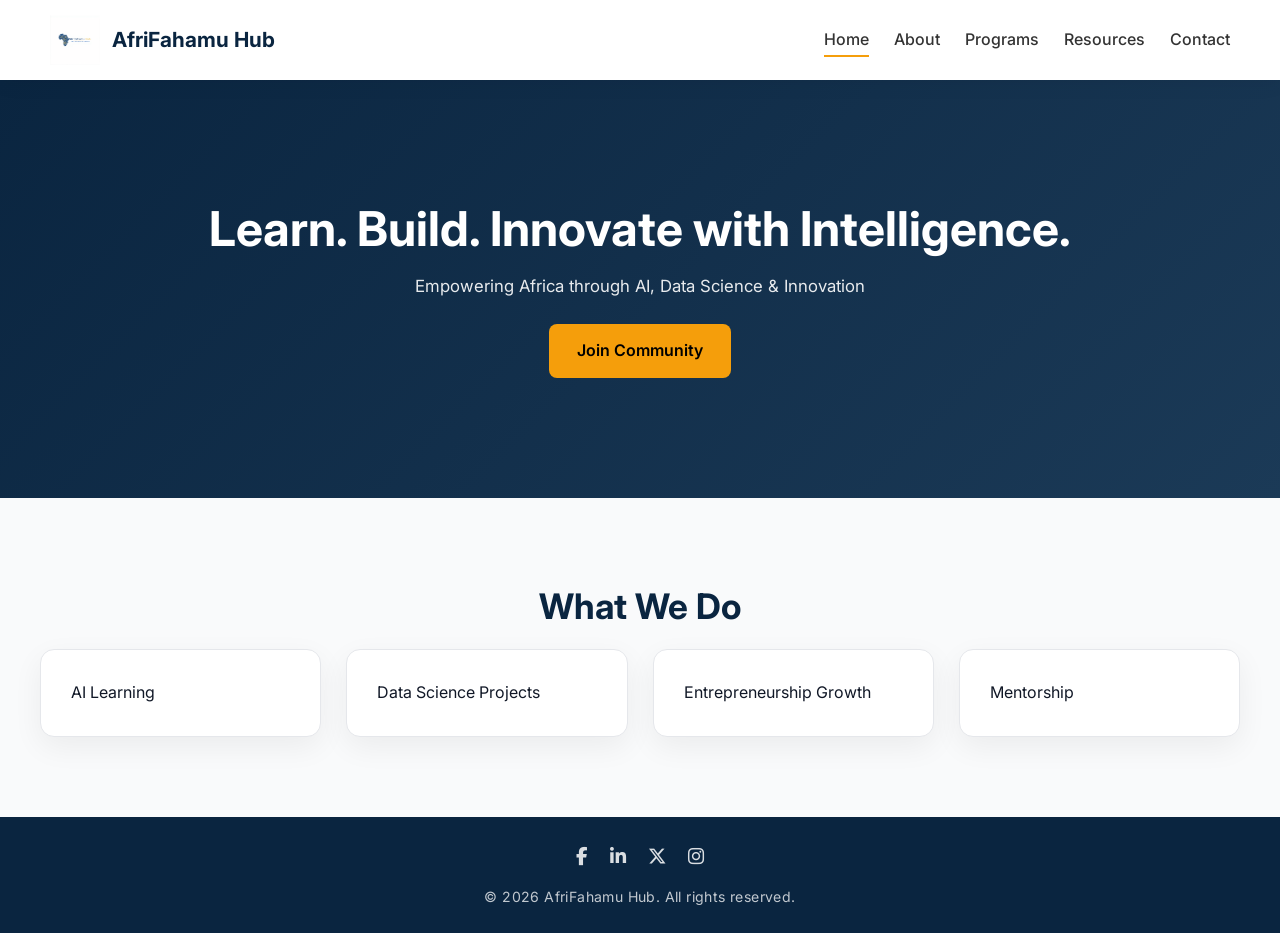
<file: index.html>
<!DOCTYPE html>
<html lang="en">

<head>

  <meta charset="UTF-8">

  <meta name="viewport" content="width=device-width, initial-scale=1.0">

  <!-- Google verification (UNCHANGED) -->
  <meta name="google-site-verification"
    content="Vrmu0Llktc1T7EuFxAecMk5jcWcKW_DTcfGR8MzGrlw" />

  <!-- PRIMARY SEO ONLY -->
  <title>AfriFahamu Hub | AI, Data Science & Innovation in Africa</title>

  <meta name="description"
    content="AfriFahamu Hub is an African platform for AI, Data Science, Technology, Innovation, and digital learning. Learn, build, and innovate with intelligence." />

  <meta name="robots" content="index, follow">

  <link rel="canonical" href="https://afrifahamuhub.vercel.app/">

  <!-- OPEN GRAPH -->
  <meta property="og:title" content="AfriFahamu Hub">
  <meta property="og:description"
    content="AI, Data Science & Innovation learning platform in Africa.">
  <meta property="og:url" content="https://afrifahamuhub.vercel.app/">
  <meta property="og:type" content="website">
  <meta property="og:image" content="https://afrifahamuhub.vercel.app/logo.png">

  <!-- TWITTER -->
  <meta name="twitter:card" content="summary_large_image">
  <meta name="twitter:title" content="AfriFahamu Hub">
  <meta name="twitter:description"
    content="AI, Data Science & Innovation learning platform in Africa.">
  <meta name="twitter:image" content="https://afrifahamuhub.vercel.app/logo.png">

  <!-- STRUCTURED DATA (SEO ONLY) -->
  <script type="application/ld+json">
  {
    "@context": "https://schema.org",
    "@type": "Organization",
    "name": "AfriFahamu Hub",
    "url": "https://afrifahamuhub.vercel.app",
    "logo": "https://afrifahamuhub.vercel.app/logo.png",
    "sameAs": [
      "https://www.facebook.com/people/AfriFahamu-Hub/61589146266876/",
      "https://www.linkedin.com/company/kinash-techologies",
      "https://x.com/afrifahamuhub",
      "https://www.instagram.com/afrifahamuhub",
      "https://whatsapp.com/channel/0029Vb7YSqr0bIdfAIWmAK01"
    ]
  }
  </script>

  <!-- ORIGINAL STYLE FILES (DO NOT TOUCH - preserves fonts) -->
  <link rel="stylesheet" href="styles.css">

  <!-- GOOGLE FONTS (UNCHANGED) -->
  <link href="https://fonts.googleapis.com/css2?family=Inter:wght@300;500;700&display=swap" rel="stylesheet">

  <!-- ICONS (UNCHANGED) -->
  <link rel="stylesheet"
    href="https://cdnjs.cloudflare.com/ajax/libs/font-awesome/6.5.0/css/all.min.css">

</head>

<body>

<!-- NAVIGATION (UNCHANGED = preserves font size & layout) -->
<nav aria-label="Main navigation">

  <div class="nav-left">
    <img src="logo.png" class="logo-img" alt="AfriFahamu Hub Logo">
    <span class="logo-text">AfriFahamu Hub</span>
  </div>

  <div class="menu-toggle" onclick="toggleMenu()">☰</div>

  <div class="nav-links" id="navLinks">
    <a href="index.html" class="active">Home</a>
    <a href="about.html">About</a>
    <a href="programs.html">Programs</a>
    <a href="resources.html">Resources</a>
    <a href="contact.html">Contact</a>
  </div>

</nav>

<!-- HERO (UNCHANGED - preserves font sizes exactly) -->
<section class="hero">

  <h1>Learn. Build. Innovate with Intelligence.</h1>

  <p>Empowering Africa through AI, Data Science & Innovation</p>

  <a class="btn" href="contact.html">Join Community</a>

</section>

<!-- WHAT WE DO (UNCHANGED) -->
<section class="section">

  <h2>What We Do</h2>

  <div class="cards">

    <div class="card">AI Learning</div>
    <div class="card">Data Science Projects</div>
    <div class="card">Entrepreneurship Growth</div>
    <div class="card">Mentorship</div>

  </div>

</section>

<!-- FOOTER (UNCHANGED) -->
<footer>

  <div class="footer-socials">

    <a href="https://www.facebook.com/people/AfriFahamu-Hub/61589146266876/"
      target="_blank" rel="noopener noreferrer">
      <i class="fab fa-facebook-f"></i>
    </a>

    <a href="https://www.linkedin.com/company/kinash-techologies"
      target="_blank" rel="noopener noreferrer">
      <i class="fab fa-linkedin-in"></i>
    </a>

    <a href="https://x.com/afrifahamuhub"
      target="_blank" rel="noopener noreferrer">
      <i class="fa-brands fa-x-twitter"></i>
    </a>

    <a href="https://www.instagram.com/afrifahamuhub"
      target="_blank" rel="noopener noreferrer">
      <i class="fab fa-instagram"></i>
    </a>

  </div>

  <p class="copyright">
    © 2026 AfriFahamu Hub. All rights reserved.
  </p>

</footer>

<!-- SCRIPT (UNCHANGED) -->
<script src="script.js"></script>

</body>
</html>
</file>
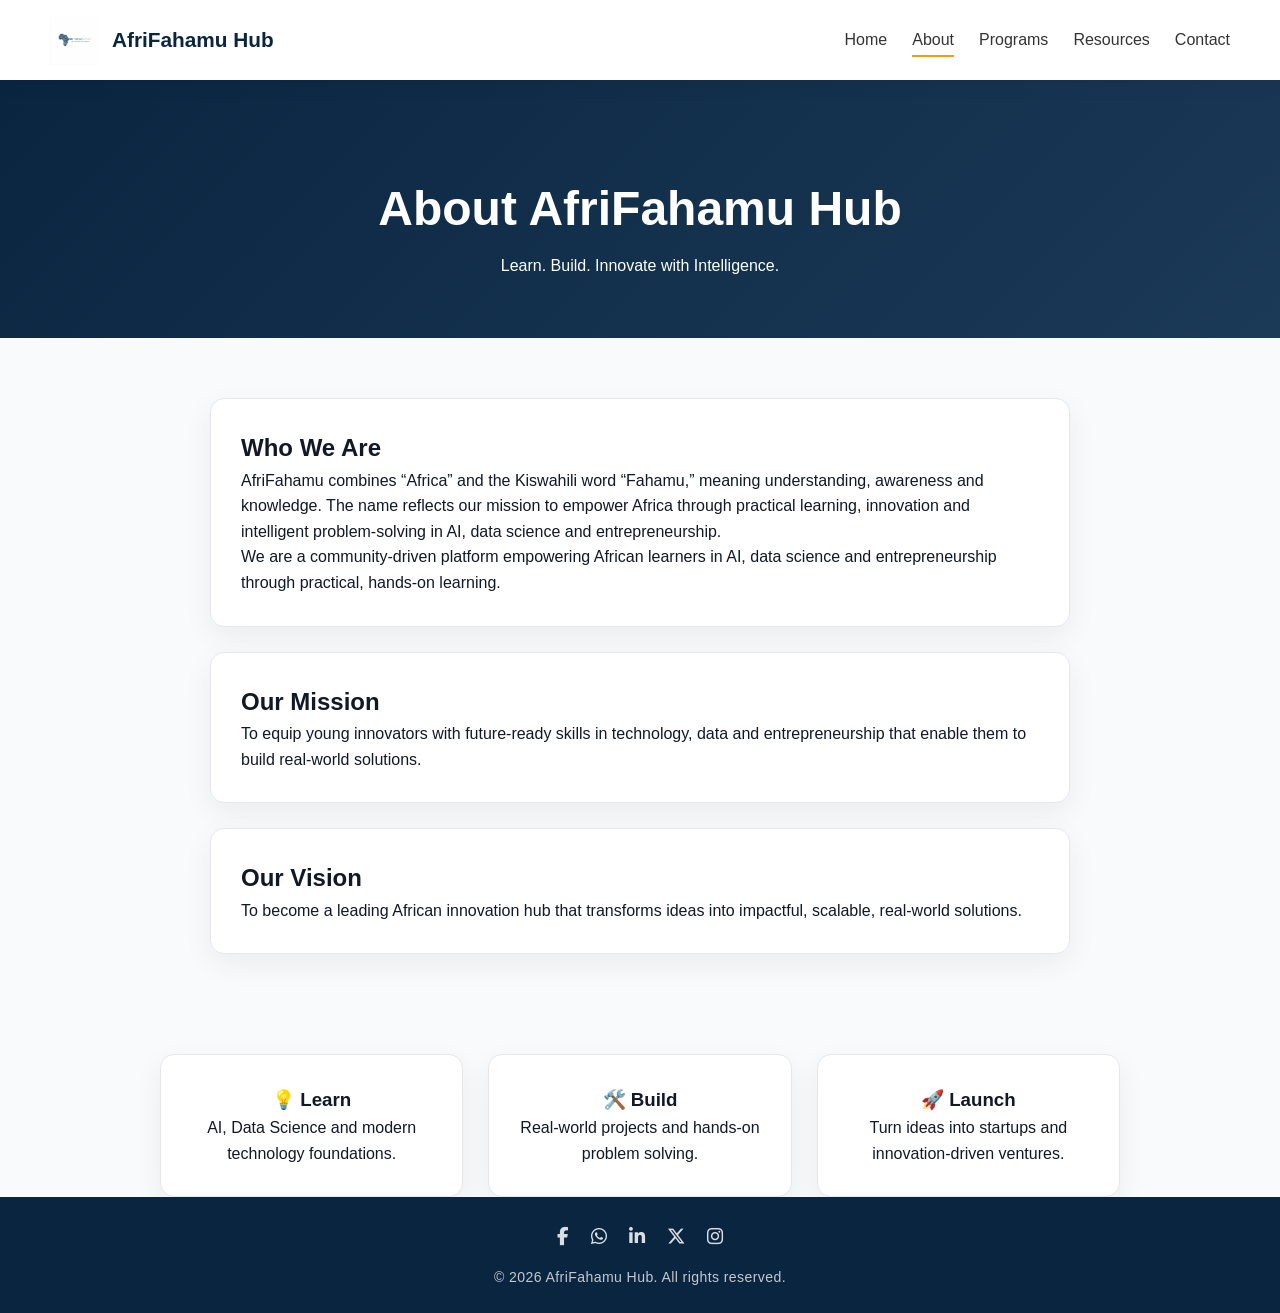
<file: about.html>
<!DOCTYPE html>
<html lang="en">
<head>
  <meta charset="UTF-8">
  <meta name="viewport" content="width=device-width, initial-scale=1.0">

  <title>About | AfriFahamu Hub</title>

  <link rel="stylesheet" href="styles.css">

  <!-- Font Awesome Icons -->
  <link rel="stylesheet" href="https://cdnjs.cloudflare.com/ajax/libs/font-awesome/6.5.0/css/all.min.css">
</head>

<body>

<!-- NAVIGATION -->
<nav aria-label="Main navigation">

  <div class="nav-left">
    <img src="logo.png" class="logo-img" alt="AfriFahamu Hub Logo">
    <span class="logo-text">AfriFahamu Hub</span>
  </div>

  <div class="menu-toggle" onclick="toggleMenu()">☰</div>

  <div class="nav-links" id="navLinks">
    <a href="index.html">Home</a>
    <a href="about.html" class="active">About</a>
    <a href="programs.html">Programs</a>
    <a href="resources.html">Resources</a>
    <a href="contact.html">Contact</a>
  </div>

</nav>

<!-- HERO SECTION -->
<section class="aboutHeroX">

  <h1>About AfriFahamu Hub</h1>

  <p>Learn. Build. Innovate with Intelligence.</p>

</section>

<!-- MAIN ABOUT CONTENT -->
<section class="aboutWrapperX">

  <div class="aboutCardX">
    <h2>Who We Are</h2>
    <p>
      AfriFahamu combines “Africa” and the Kiswahili word “Fahamu,” meaning understanding, awareness and knowledge. 
      The name reflects our mission to empower Africa through practical learning, innovation and intelligent problem-solving in AI, data science and entrepreneurship.
    </p>

    <p>
      We are a community-driven platform empowering African learners in AI, data science and entrepreneurship through practical, hands-on learning.
    </p>
  </div>

  <div class="aboutCardX">
    <h2>Our Mission</h2>
    <p>
      To equip young innovators with future-ready skills in technology, data and entrepreneurship that enable them to build real-world solutions.
    </p>
  </div>

  <div class="aboutCardX">
    <h2>Our Vision</h2>
    <p>
      To become a leading African innovation hub that transforms ideas into impactful, scalable, real-world solutions.
    </p>
  </div>

</section>

<!-- HIGHLIGHTS -->
<section class="aboutGridX">

  <div class="aboutBoxX">
    <h3>💡 Learn</h3>
    <p>AI, Data Science and modern technology foundations.</p>
  </div>

  <div class="aboutBoxX">
    <h3>🛠️ Build</h3>
    <p>Real-world projects and hands-on problem solving.</p>
  </div>

  <div class="aboutBoxX">
    <h3>🚀 Launch</h3>
    <p>Turn ideas into startups and innovation-driven ventures.</p>
  </div>

</section>

<!-- FOOTER -->
<footer>

  <div class="footer-socials">

    <a href="https://www.facebook.com/profile.php?id=61589146266876" target="_blank" rel="noopener noreferrer">
      <i class="fab fa-facebook-f"></i>
    </a>

    <a href="https://whatsapp.com/channel/0029Vb7YSqr0bIdfAIWmAK01" target="_blank" rel="noopener noreferrer">
      <i class="fab fa-whatsapp"></i>
    </a>

    <a href="https://www.linkedin.com/company/kinash-techologies" target="_blank" rel="noopener noreferrer">
      <i class="fab fa-linkedin-in"></i>
    </a>

    <a href="https://x.com/afrifahamuhub" target="_blank" rel="noopener noreferrer">
      <i class="fa-brands fa-x-twitter"></i>
    </a>

    <a href="https://instagram.com/afrifahamuhub" target="_blank" rel="noopener noreferrer">
      <i class="fab fa-instagram"></i>
    </a>

  </div>

  <p class="copyright">
    © 2026 AfriFahamu Hub. All rights reserved.
  </p>

</footer>

<!-- SCRIPT -->
<script src="script.js"></script>

</body>
</html>
</file>
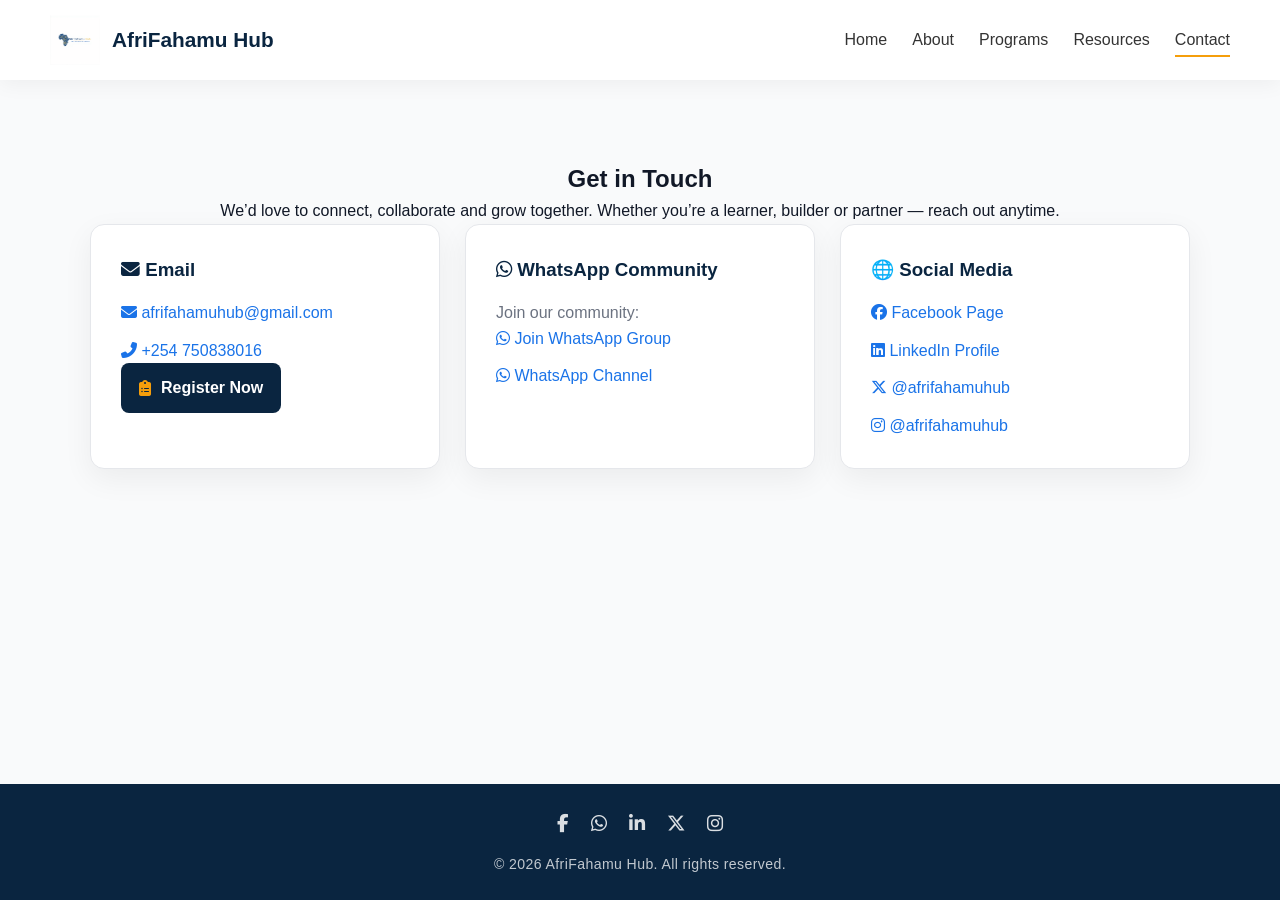
<file: contact.html>
<!DOCTYPE html>
<html>
<head>
<title>Contact</title>

<link rel="stylesheet" href="styles.css">

<!-- Font Awesome -->
<link rel="stylesheet" href="https://cdnjs.cloudflare.com/ajax/libs/font-awesome/6.5.0/css/all.min.css">

</head>
<body>

<!-- NAVBAR -->
<nav>
  <div class="nav-left">
    <img src="logo.png" class="logo-img">
    <span class="logo-text">AfriFahamu Hub</span>
  </div>

  <div class="menu-toggle" onclick="toggleMenu()">☰</div>

  <div class="nav-links" id="navLinks">
    <a href="index.html">Home</a>
    <a href="about.html">About</a>
    <a href="programs.html">Programs</a>
    <a href="resources.html">Resources</a>
    <a href="contact.html" class="active">Contact</a>
  </div>
</nav>

<!-- CONTACT SECTION -->
<section class="contact-section">

  <h2>Get in Touch</h2>

  <p class="contact-subtext">
    We’d love to connect, collaborate and grow together. Whether you’re a learner, builder or partner — reach out anytime.
  </p>

  <div class="contact-grid">

    <!-- EMAIL -->
    <div class="contact-card">
      <h3><i class="fas fa-envelope"></i> Email</h3>
      <a class="contact-link" href="mailto:afrifahamuhub@gmail.com">
          <i class="fas fa-envelope"></i> afrifahamuhub@gmail.com
      </a>
      <a class="contact-link" href="tel:+254 750838016">
    <i class="fas fa-phone-alt"></i> +254 750838016
  </a>
    
 <a href="https://forms.gle/edKABj24SGSavXyV9" target="_blank"
   style="
     display: inline-flex;
     align-items: center;
     gap: 10px;
     background: #0A2540;
     color: #ffffff;
     padding: 12px 18px;
     border-radius: 8px;
     text-decoration: none;
     font-weight: 600;
     font-family: Inter, sans-serif;
     transition: all 0.3s ease;
   "
   onmouseover="this.style.background='#123b66'; this.style.transform='translateY(-2px)';"
   onmouseout="this.style.background='#0A2540'; this.style.transform='translateY(0px)';"
>
  <i class="fas fa-clipboard-list" style="color:#F59E0B;"></i>
  Register Now
</a>
    </div>

    <!-- WHATSAPP -->
    <div class="contact-card">
      <h3><i class="fab fa-whatsapp"></i> WhatsApp Community</h3>
      <p>Join our community:</p>
      <a class="contact-link" href="https://whatsapp.com/channel/0029Vb7YSqr0bIdfAIWmAK01" 
     target="_blank">
        <i class="fab fa-whatsapp"></i> Join WhatsApp Group
      </a>
       <a class="contact-link" 
     href="https://whatsapp.com/channel/0029Vb7YSqr0bIdfAIWmAK01" 
     target="_blank">
    <i class="fab fa-whatsapp"></i> WhatsApp Channel
  </a>
  
    </div>

  <!-- SOCIALS -->
<!-- SOCIALS -->
<div class="contact-card">
  <h3>🌐 Social Media</h3>

  <a class="contact-link" 
     href="https://www.facebook.com/profile.php?id=61589146266876" 
     target="_blank">
    <i class="fab fa-facebook"></i> Facebook Page
  </a>

  <a class="contact-link" 
     href="https://www.linkedin.com/company/kinash-techologies" 
     target="_blank">
    <i class="fab fa-linkedin"></i> LinkedIn Profile
  </a>
  <a class="contact-link" href="https://x.com/afrifahamuhub" target="_blank">
  <i class="fa-brands fa-x-twitter"></i> @afrifahamuhub
</a>

<a class="contact-link" href="https://instagram.com/afrifahamuhub" target="_blank">
  <i class="fab fa-instagram"></i> @afrifahamuhub
</a>

  </div>

  </div>
</section>

<footer>

  <!-- SOCIAL ICONS -->
  <div class="footer-socials">

    <a href="https://www.facebook.com/profile.php?id=61589146266876" target="_blank">
      <i class="fab fa-facebook-f"></i>
    </a>

    <a href="https://whatsapp.com/channel/0029Vb7YSqr0bIdfAIWmAK01" target="_blank">
      <i class="fab fa-whatsapp"></i>
    </a>

    <a href="https://www.linkedin.com/company/kinash-techologies" target="_blank">
      <i class="fab fa-linkedin-in"></i>
    </a>

    <a href="https://x.com/afrifahamu" target="_blank">
      <i class="fa-brands fa-x-twitter"></i>
    </a>

    <a href="https://instagram.com/afrifahamuhub" target="_blank">
      <i class="fab fa-instagram"></i>
    </a>

  </div>

  <!-- COPYRIGHT -->
  <p class="copyright">
    © 2026 AfriFahamu Hub. All rights reserved.
  </p>

</footer>

<script src="script.js"></script>

</body>
</html>
</file>
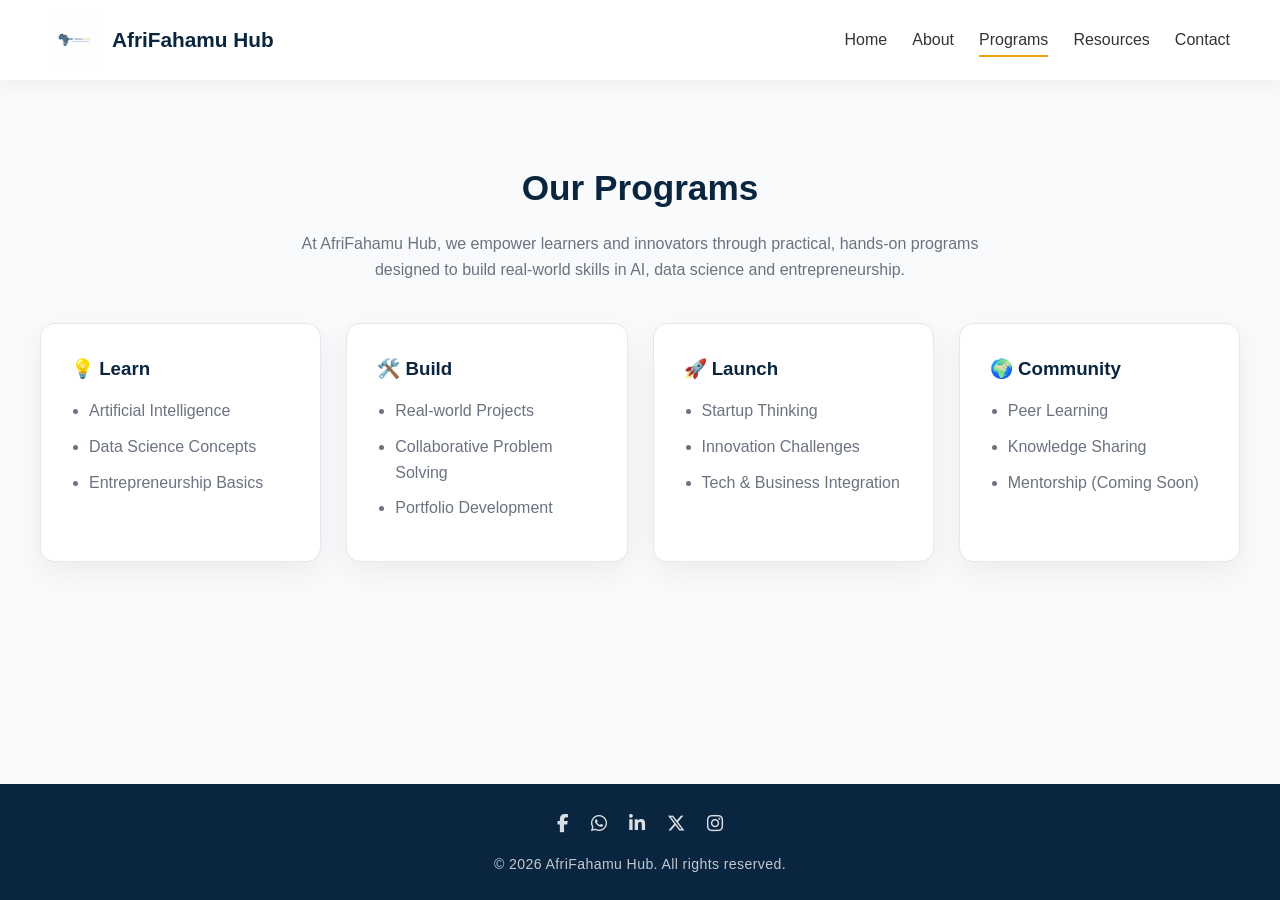
<file: programs.html>
<!DOCTYPE html>
<html lang="en">
<head>
  <meta charset="UTF-8">
  <meta name="viewport" content="width=device-width, initial-scale=1.0">

  <title>Programs | AfriFahamu Hub</title>

  <link rel="stylesheet" href="styles.css">

  <!-- Font Awesome Icons -->
  <link rel="stylesheet" href="https://cdnjs.cloudflare.com/ajax/libs/font-awesome/6.5.0/css/all.min.css">
</head>

<body>

<!-- NAVIGATION -->
<nav aria-label="Main navigation">

  <div class="nav-left">
    <img src="logo.png" class="logo-img" alt="AfriFahamu Hub Logo">
    <span class="logo-text">AfriFahamu Hub</span>
  </div>

  <div class="menu-toggle" onclick="toggleMenu()">☰</div>

  <div class="nav-links" id="navLinks">
    <a href="index.html">Home</a>
    <a href="about.html">About</a>
    <a href="programs.html" class="active">Programs</a>
    <a href="resources.html">Resources</a>
    <a href="contact.html">Contact</a>
  </div>

</nav>

<!-- MAIN SECTION -->
<section class="section">

  <h2>Our Programs</h2>

  <p class="section-subtext">
    At AfriFahamu Hub, we empower learners and innovators through practical, hands-on programs designed to build real-world skills in AI, data science and entrepreneurship.
  </p>

  <div class="cards">

    <!-- LEARN -->
    <div class="card">
      <h3>💡 Learn</h3>
      <ul>
        <li>Artificial Intelligence</li>
        <li>Data Science Concepts</li>
        <li>Entrepreneurship Basics</li>
      </ul>
    </div>

    <!-- BUILD -->
    <div class="card">
      <h3>🛠️ Build</h3>
      <ul>
        <li>Real-world Projects</li>
        <li>Collaborative Problem Solving</li>
        <li>Portfolio Development</li>
      </ul>
    </div>

    <!-- LAUNCH -->
    <div class="card">
      <h3>🚀 Launch</h3>
      <ul>
        <li>Startup Thinking</li>
        <li>Innovation Challenges</li>
        <li>Tech & Business Integration</li>
      </ul>
    </div>

    <!-- COMMUNITY -->
    <div class="card">
      <h3>🌍 Community</h3>
      <ul>
        <li>Peer Learning</li>
        <li>Knowledge Sharing</li>
        <li>Mentorship (Coming Soon)</li>
      </ul>
    </div>

  </div>

</section>

<!-- FOOTER -->
<footer>

  <div class="footer-socials">

    <a href="https://www.facebook.com/profile.php?id=61589146266876" target="_blank" rel="noopener noreferrer">
      <i class="fab fa-facebook-f"></i>
    </a>

    <a href="https://whatsapp.com/channel/0029Vb7YSqr0bIdfAIWmAK01" target="_blank" rel="noopener noreferrer">
      <i class="fab fa-whatsapp"></i>
    </a>

    <a href="https://www.linkedin.com/company/kinash-techologies" target="_blank" rel="noopener noreferrer">
      <i class="fab fa-linkedin-in"></i>
    </a>

    <a href="https://x.com/afrifahamuhub" target="_blank" rel="noopener noreferrer">
      <i class="fa-brands fa-x-twitter"></i>
    </a>

    <a href="https://instagram.com/afrifahamuhub" target="_blank" rel="noopener noreferrer">
      <i class="fab fa-instagram"></i>
    </a>

  </div>

  <p class="copyright">
    © 2026 AfriFahamu Hub. All rights reserved.
  </p>

</footer>

<!-- SCRIPT -->
<script src="script.js"></script>

</body>
</html>
</file>
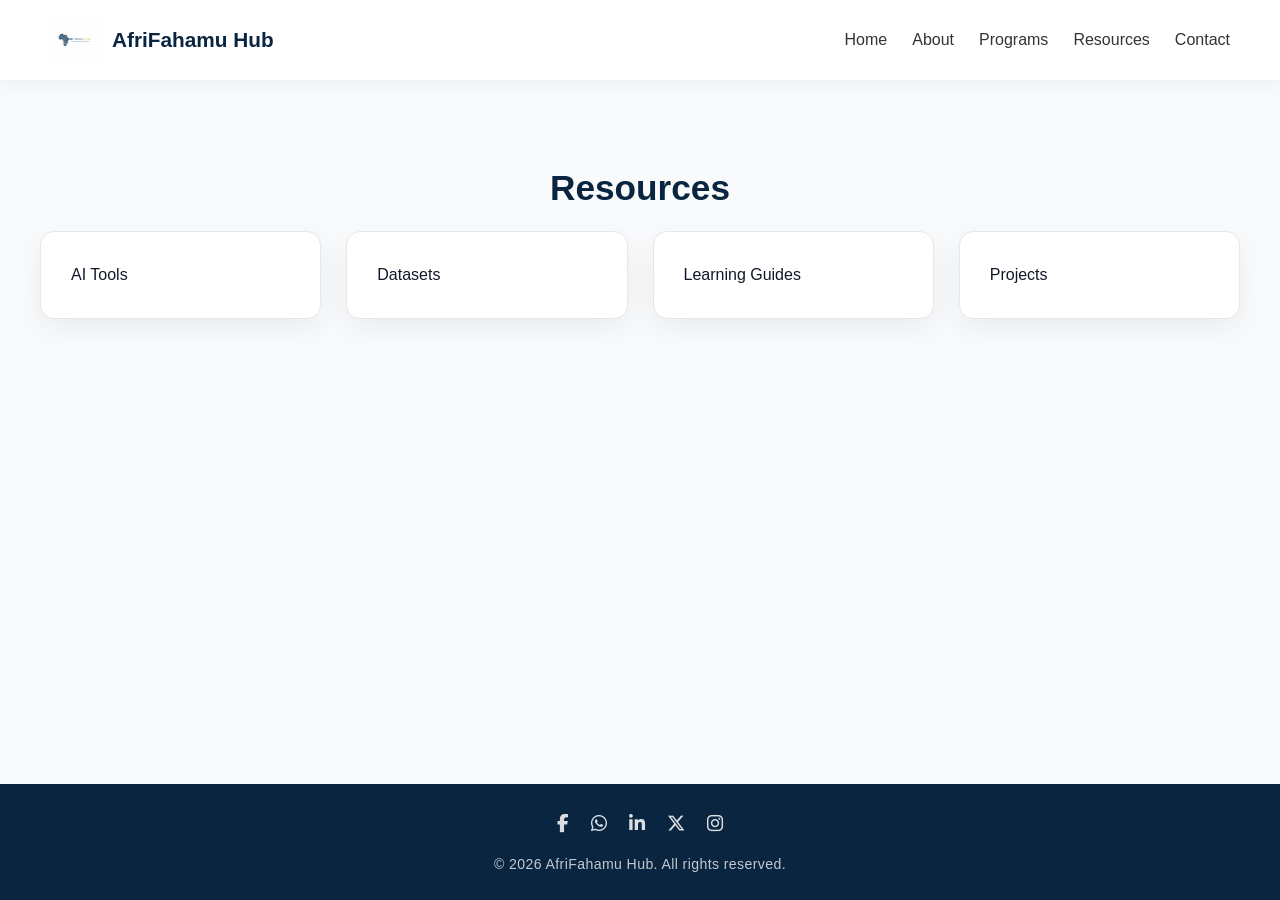
<file: resources.html>
<!DOCTYPE html>
<html lang="en">
<head>
  <meta charset="UTF-8">
  <meta name="viewport" content="width=device-width, initial-scale=1.0">

  <title>Resources | AfriFahamu Hub</title>

  <link rel="stylesheet" href="styles.css">

  <!-- Font Awesome Icons -->
  <link rel="stylesheet" href="https://cdnjs.cloudflare.com/ajax/libs/font-awesome/6.5.0/css/all.min.css">
</head>

<body>

<!-- NAVBAR -->
<nav aria-label="Main navigation">
  <div class="nav-left">
    <img src="logo.png" class="logo-img" alt="AfriFahamu Hub Logo">
    <span class="logo-text">AfriFahamu Hub</span>
  </div>

  <div class="menu-toggle" onclick="toggleMenu()">☰</div>

  <div class="nav-links" id="navLinks">
    <a href="index.html">Home</a>
    <a href="about.html">About</a>
    <a href="programs.html">Programs</a>
    <a href="resources.html">Resources</a>
    <a href="contact.html">Contact</a>
  </div>
</nav>

<!-- MAIN CONTENT -->
<section class="section">
  <h2>Resources</h2>

  <div class="cards">
    <div class="card">AI Tools</div>
    <div class="card">Datasets</div>
    <div class="card">Learning Guides</div>
    <div class="card">Projects</div>
  </div>
</section>

<!-- FOOTER -->
<footer>

  <div class="footer-socials">

    <a href="https://www.facebook.com/profile.php?id=61589146266876" target="_blank" rel="noopener noreferrer">
      <i class="fab fa-facebook-f"></i>
    </a>

    <a href="https://whatsapp.com/channel/0029Vb7YSqr0bIdfAIWmAK01" target="_blank" rel="noopener noreferrer">
      <i class="fab fa-whatsapp"></i>
    </a>

    <a href="https://www.linkedin.com/company/kinash-techologies" target="_blank" rel="noopener noreferrer">
      <i class="fab fa-linkedin-in"></i>
    </a>

    <a href="https://x.com/afrifahamuhub" target="_blank" rel="noopener noreferrer">
      <i class="fa-brands fa-x-twitter"></i>
    </a>

    <a href="https://instagram.com/afrifahamuhub" target="_blank" rel="noopener noreferrer">
      <i class="fab fa-instagram"></i>
    </a>

  </div>

  <p class="copyright">
    © 2026 AfriFahamu Hub. All rights reserved.
  </p>

</footer>

<!-- JS -->
<script src="script.js"></script>

</body>
</html>
</file>
<file: styles.css>
:root {
  --primary: #0A2540;
  --accent: #F59E0B;
  --light: #F9FAFB;
  --text: #111827;
  --muted: #6B7280;
  --white: #ffffff;
  --border: #e5e7eb;
  --shadow: 0 10px 30px rgba(0,0,0,0.06);
  --radius: 14px;
  --transition: 0.3s ease;
}

/* =========================
   RESET & GLOBAL
========================= */
* {
  margin: 0;
  padding: 0;
  box-sizing: border-box;
}

html {
  scroll-behavior: smooth;
}

html,
body {
  height: 100%;
}

body {
  min-height: 100vh;
  display: flex;
  flex-direction: column;
  font-family: 'Inter', sans-serif;
  background: var(--light);
  color: var(--text);
  line-height: 1.6;
  overflow-x: hidden;
}

main {
  flex: 1;
}

a,
button,
.card {
  -webkit-tap-highlight-color: transparent;
}

img {
  max-width: 100%;
  display: block;
}

/* =========================
   NAVBAR
========================= */
nav {
  position: sticky;
  top: 0;
  z-index: 1000;

  display: flex;
  justify-content: space-between;
  align-items: center;
  flex-wrap: wrap;

  padding: 15px 50px;

  background: rgba(255,255,255,0.96);
  backdrop-filter: blur(10px);

  box-shadow: 0 4px 20px rgba(0,0,0,0.05);
}

.nav-left {
  display: flex;
  align-items: center;
  gap: 12px;
}

.logo-img {
  height: 50px;
  width: auto;
}

.logo-text {
  font-size: 1.3rem;
  font-weight: 700;
  color: var(--primary);
}

/* NAV LINKS */
.nav-links {
  display: flex;
  align-items: center;
  gap: 25px;
}

.nav-links a {
  position: relative;
  text-decoration: none;
  color: #333;
  font-weight: 500;
  transition: var(--transition);
}

.nav-links a:hover {
  color: var(--accent);
}

.nav-links a::after {
  content: "";
  position: absolute;
  left: 0;
  bottom: -4px;

  width: 0;
  height: 2px;

  background: var(--accent);
  transition: var(--transition);
}

.nav-links a:hover::after,
.nav-links a.active::after {
  width: 100%;
}

/* MOBILE MENU */
.menu-toggle {
  display: none;
  font-size: 28px;
  color: var(--primary);
  cursor: pointer;
}

/* =========================
   HERO SECTION
========================= */
.hero,
.aboutHeroX {
  text-align: center;
  color: var(--white);
  background: linear-gradient(135deg, #0A2540, #1B3A57);
}

.hero {
  padding: 120px 20px;
}

.aboutHeroX {
  padding: 100px 20px 60px;
}

.hero h1,
.aboutHeroX h1 {
  font-size: 3rem;
  line-height: 1.2;
  margin-bottom: 15px;
}

.hero p {
  max-width: 650px;
  margin: auto;
  font-size: 1.05rem;
  opacity: 0.9;
}

/* =========================
   BUTTONS
========================= */
.btn {
  display: inline-block;
  margin-top: 25px;
  padding: 14px 28px;

  background: var(--accent);
  color: #000;

  border-radius: 8px;
  text-decoration: none;
  font-weight: 600;

  transition: var(--transition);
}

.btn:hover {
  transform: translateY(-3px);
}

/* =========================
   GENERAL SECTIONS
========================= */
.section,
.contact-section {
  padding: 80px 20px;
  text-align: center;
}

.section h2 {
  font-size: 2.2rem;
  color: var(--primary);
  margin-bottom: 15px;
}

.section-subtext {
  max-width: 700px;
  margin: 10px auto 40px;
  color: var(--muted);
}

/* =========================
   CARD SYSTEM
========================= */
.cards,
.contact-grid,
.aboutGridX {
  display: grid;
  gap: 25px;
  margin: auto;
}

.cards {
  max-width: 1200px;
  grid-template-columns: repeat(4, 1fr);
}

.contact-grid {
  max-width: 1100px;
  grid-template-columns: repeat(3, 1fr);
}

.aboutGridX {
  max-width: 1000px;
  grid-template-columns: repeat(3, 1fr);
  padding: 0 20px;
  margin-top: 40px;
}

.card,
.contact-card,
.aboutCardX,
.aboutBoxX {
  background: var(--white);
  padding: 30px;
  border-radius: var(--radius);
  border: 1px solid var(--border);
  box-shadow: var(--shadow);
  transition: var(--transition);
}

.card,
.contact-card,
.aboutCardX {
  text-align: left;
}

.aboutBoxX {
  text-align: center;
}

.card:hover,
.aboutBoxX:hover {
  transform: translateY(-8px);
}

/* CARD TEXT */
.card h3,
.contact-card h3 {
  margin-bottom: 15px;
  color: var(--primary);
}

.card p,
.card li,
.contact-card p {
  color: var(--muted);
}

.card ul {
  padding-left: 18px;
}

.card li {
  margin-bottom: 10px;
}

/* =========================
   ABOUT WRAPPER
========================= */
.aboutWrapperX {
  max-width: 900px;
  margin: auto;
  padding: 60px 20px;
  display: grid;
  gap: 25px;
}

/* =========================
   CONTACT LINKS
========================= */
.contact-link {
  display: block;
  margin-top: 12px;

  color: #1a73e8;
  text-decoration: none;

  transition: var(--transition);
}

.contact-link:first-of-type {
  margin-top: 0;
}

.contact-link:hover {
  color: var(--accent);
  transform: translateX(4px);
}

/* =========================
   FOOTER
========================= */
footer {
  margin-top: auto;
  padding: 25px 15px;
  background: var(--primary);
}

.footer-socials {
  display: flex;
  justify-content: center;
  align-items: center;
  gap: 22px;

  margin-bottom: 15px;
}

.footer-socials a {
  color: rgba(255,255,255,0.85);
  font-size: 1.15rem;
  transition: var(--transition);
}

.footer-socials a:hover {
  color: var(--accent);
  transform: translateY(-3px);
}

.copyright {
  text-align: center;
  color: rgba(255,255,255,0.75);
  font-size: 0.88rem;
  letter-spacing: 0.4px;
  line-height: 1.5;
}

/* =========================
   TABLET RESPONSIVE
========================= */
@media (max-width: 992px) {

  nav {
    padding: 15px 30px;
  }

  .cards {
    grid-template-columns: repeat(2, 1fr);
  }

  .contact-grid,
  .aboutGridX {
    grid-template-columns: repeat(2, 1fr);
  }

  .hero h1,
  .aboutHeroX h1 {
    font-size: 2.5rem;
  }
}

/* =========================
   MOBILE RESPONSIVE
========================= */
@media (max-width: 768px) {

  /* NAVBAR */
  nav {
    padding: 15px 20px;
  }

  .menu-toggle {
    display: block;
  }

  .nav-links {
    display: none;
    flex-direction: column;
    width: 100%;

    gap: 12px;
    margin-top: 15px;
    padding-bottom: 10px;
  }

  .nav-links.active {
    display: flex;
  }

  .nav-links a {
    padding: 8px 0;
  }

  .logo-img {
    height: 42px;
  }

  .logo-text {
    font-size: 1.05rem;
  }

  /* HERO */
  .hero,
  .aboutHeroX {
    padding: 90px 20px;
  }

  .hero h1,
  .aboutHeroX h1 {
    font-size: 2rem;
  }

  .hero p {
    font-size: 0.95rem;
  }

  /* BUTTONS */
  .btn {
    width: 100%;
    max-width: 280px;
    text-align: center;
  }

  /* SECTIONS */
  .section,
  .contact-section {
    padding: 60px 18px;
  }

  .section h2 {
    font-size: 1.8rem;
    line-height: 1.3;
  }

  /* GRIDS */
  .cards,
  .contact-grid,
  .aboutGridX {
    grid-template-columns: 1fr;
  }

  /* CARDS */
  .card,
  .contact-card,
  .aboutCardX,
  .aboutBoxX {
    padding: 22px;
  }

  /* TEXT */
  p,
  li {
    font-size: 0.96rem;
  }

  /* FOOTER */
  footer {
    padding: 20px 15px;
  }

  .footer-socials {
    gap: 18px;
  }

  .copyright {
    font-size: 0.82rem;
  }
}
</file>
